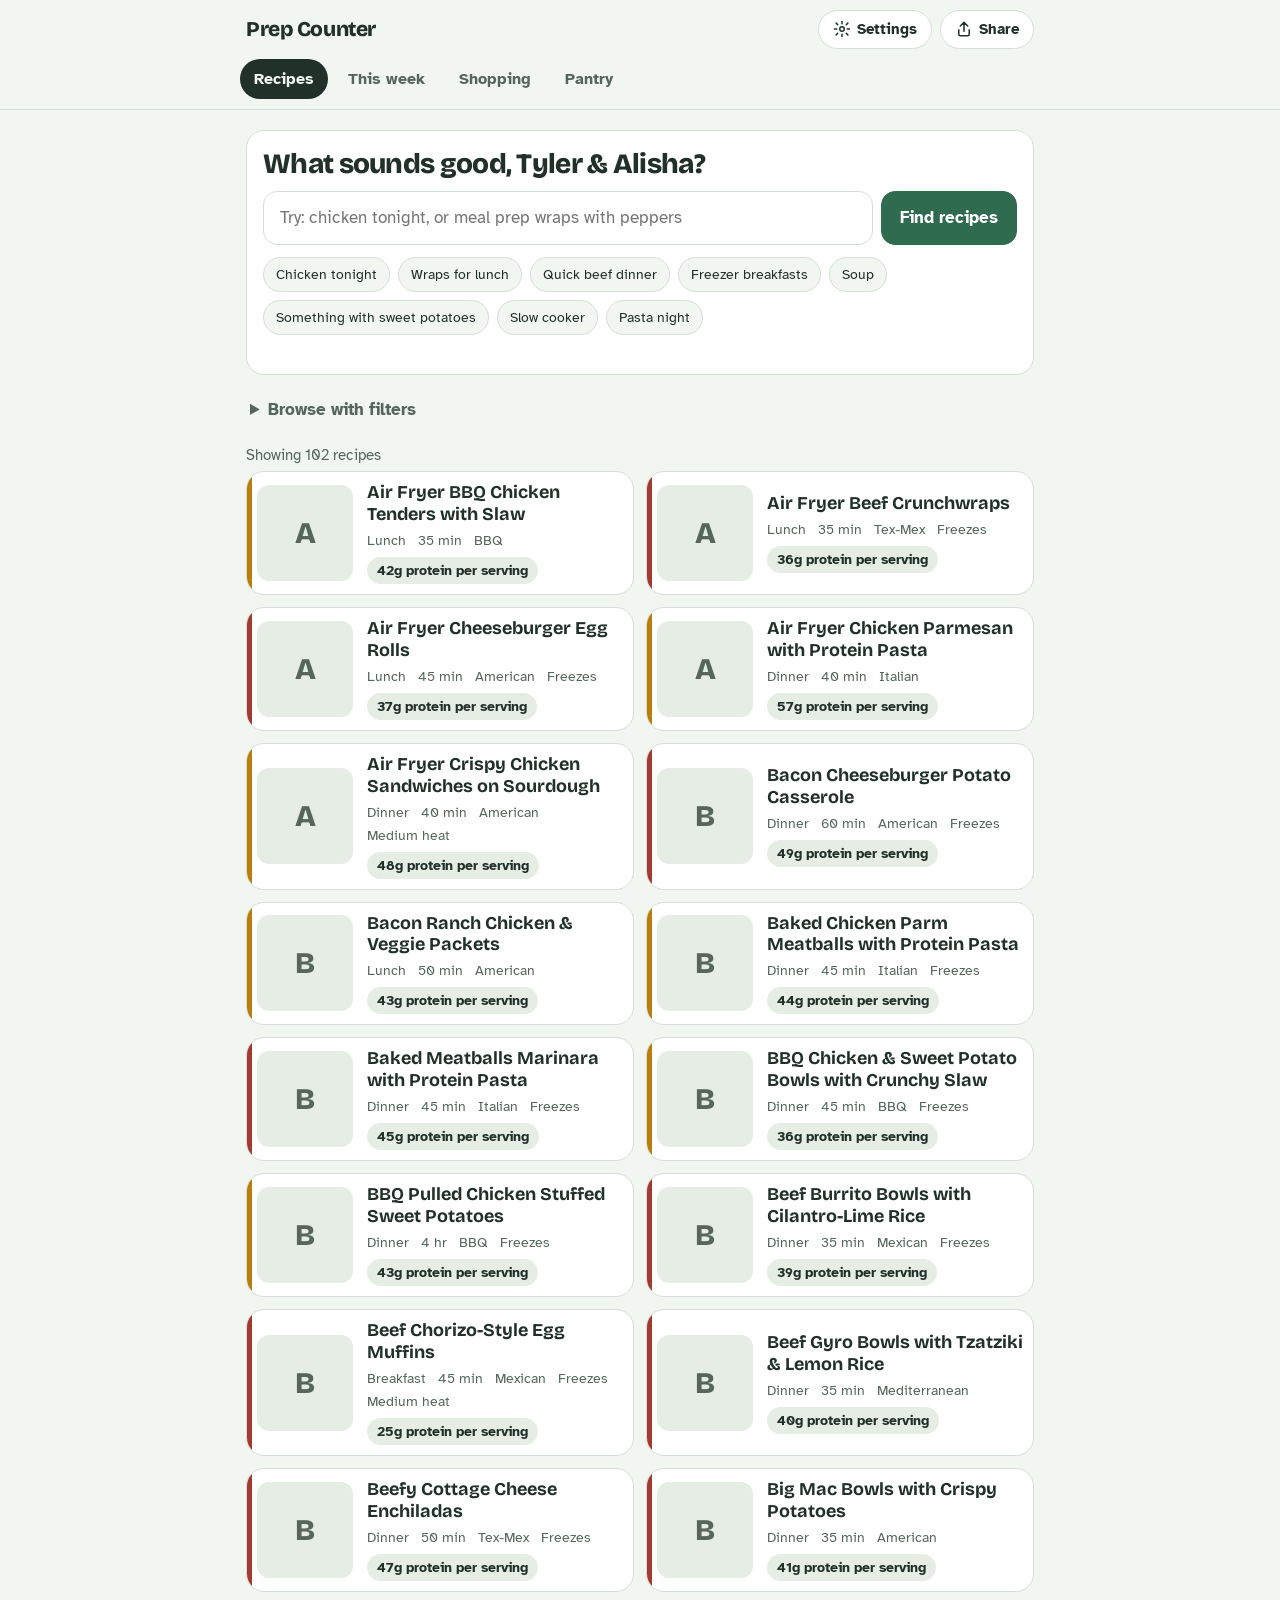
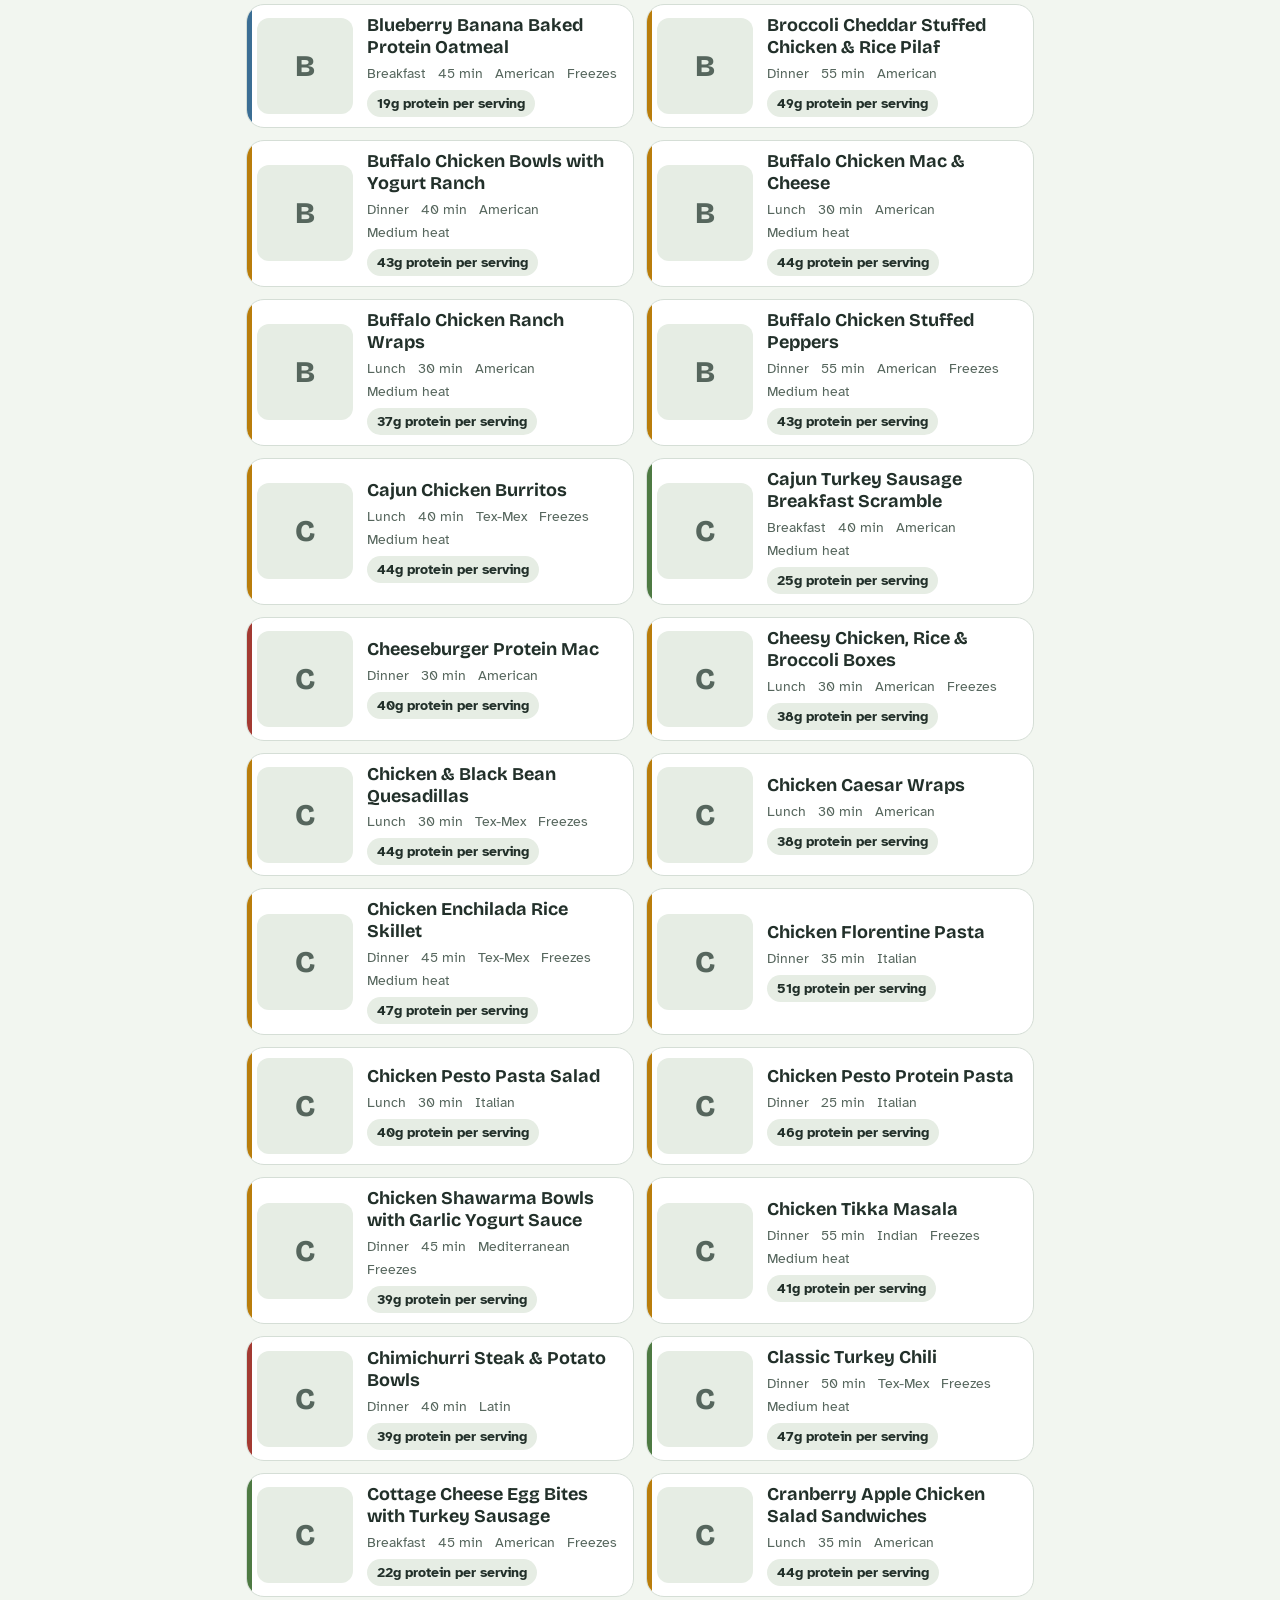
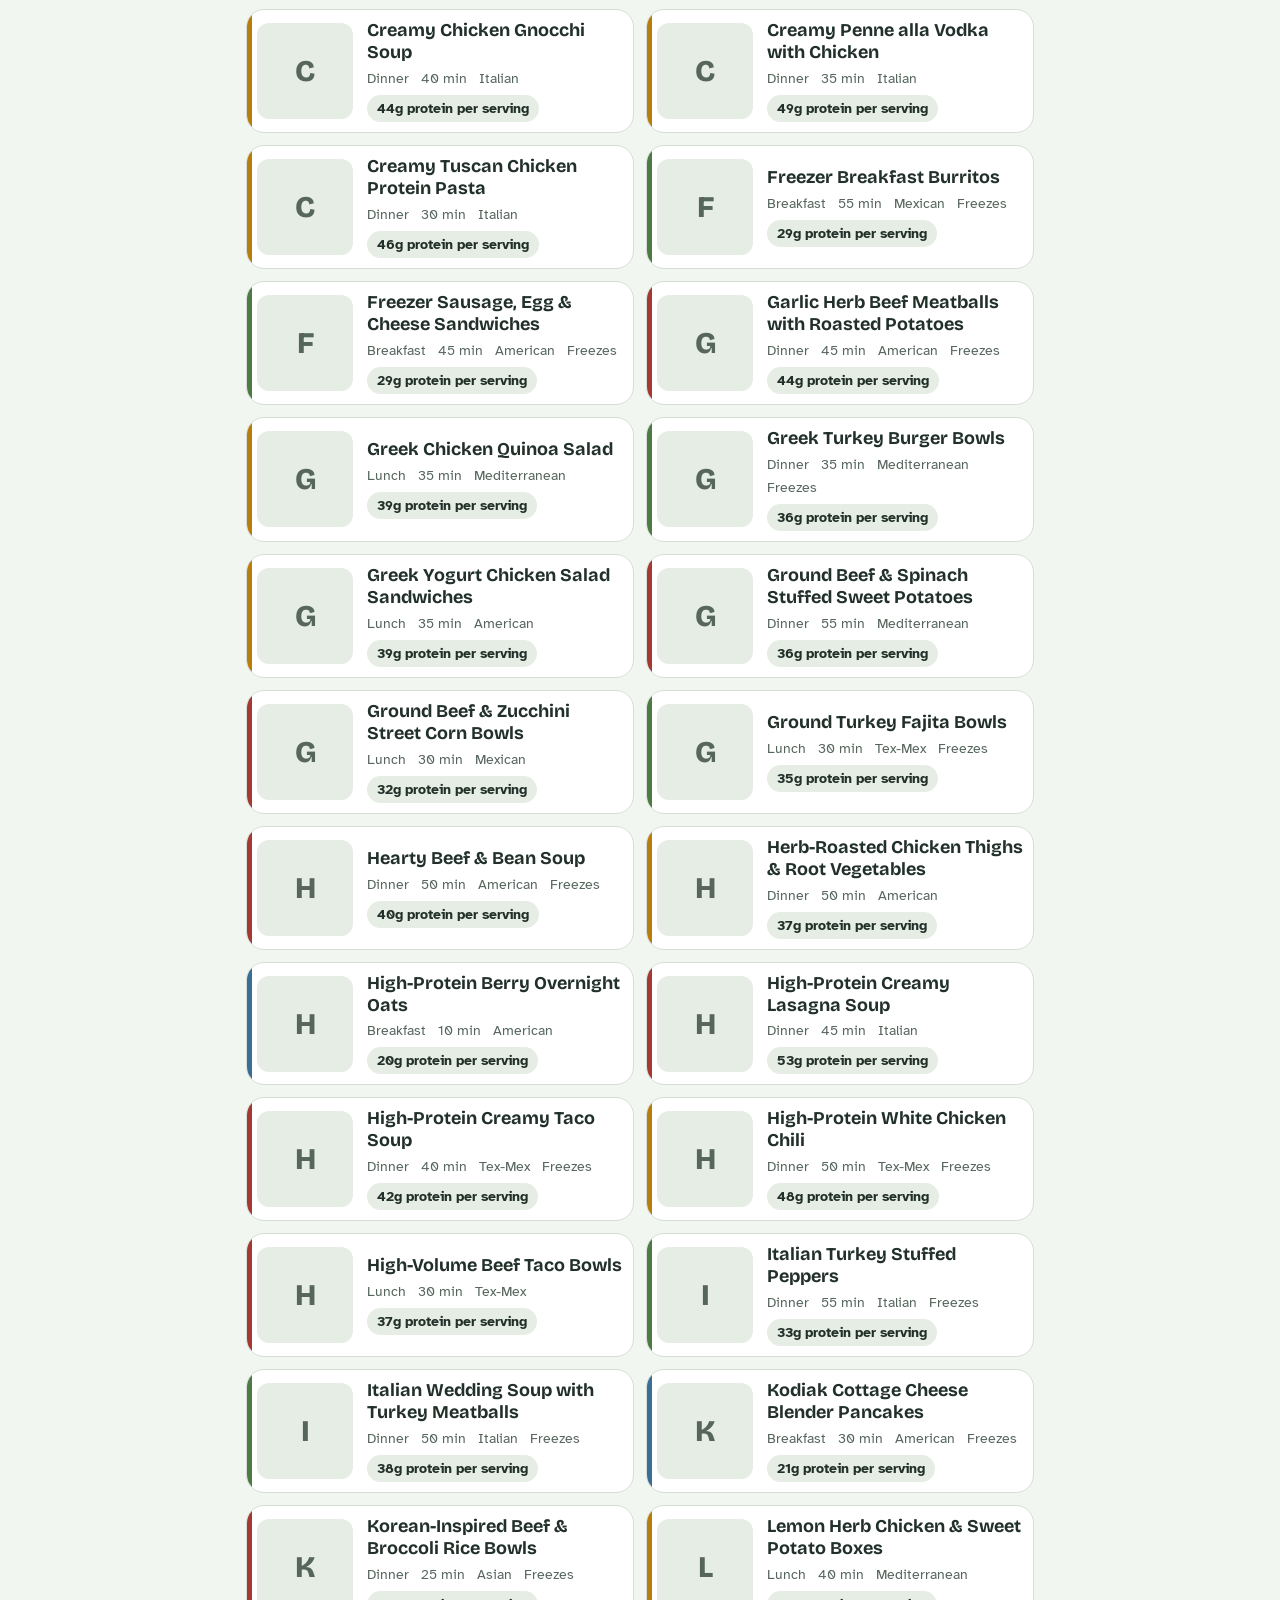
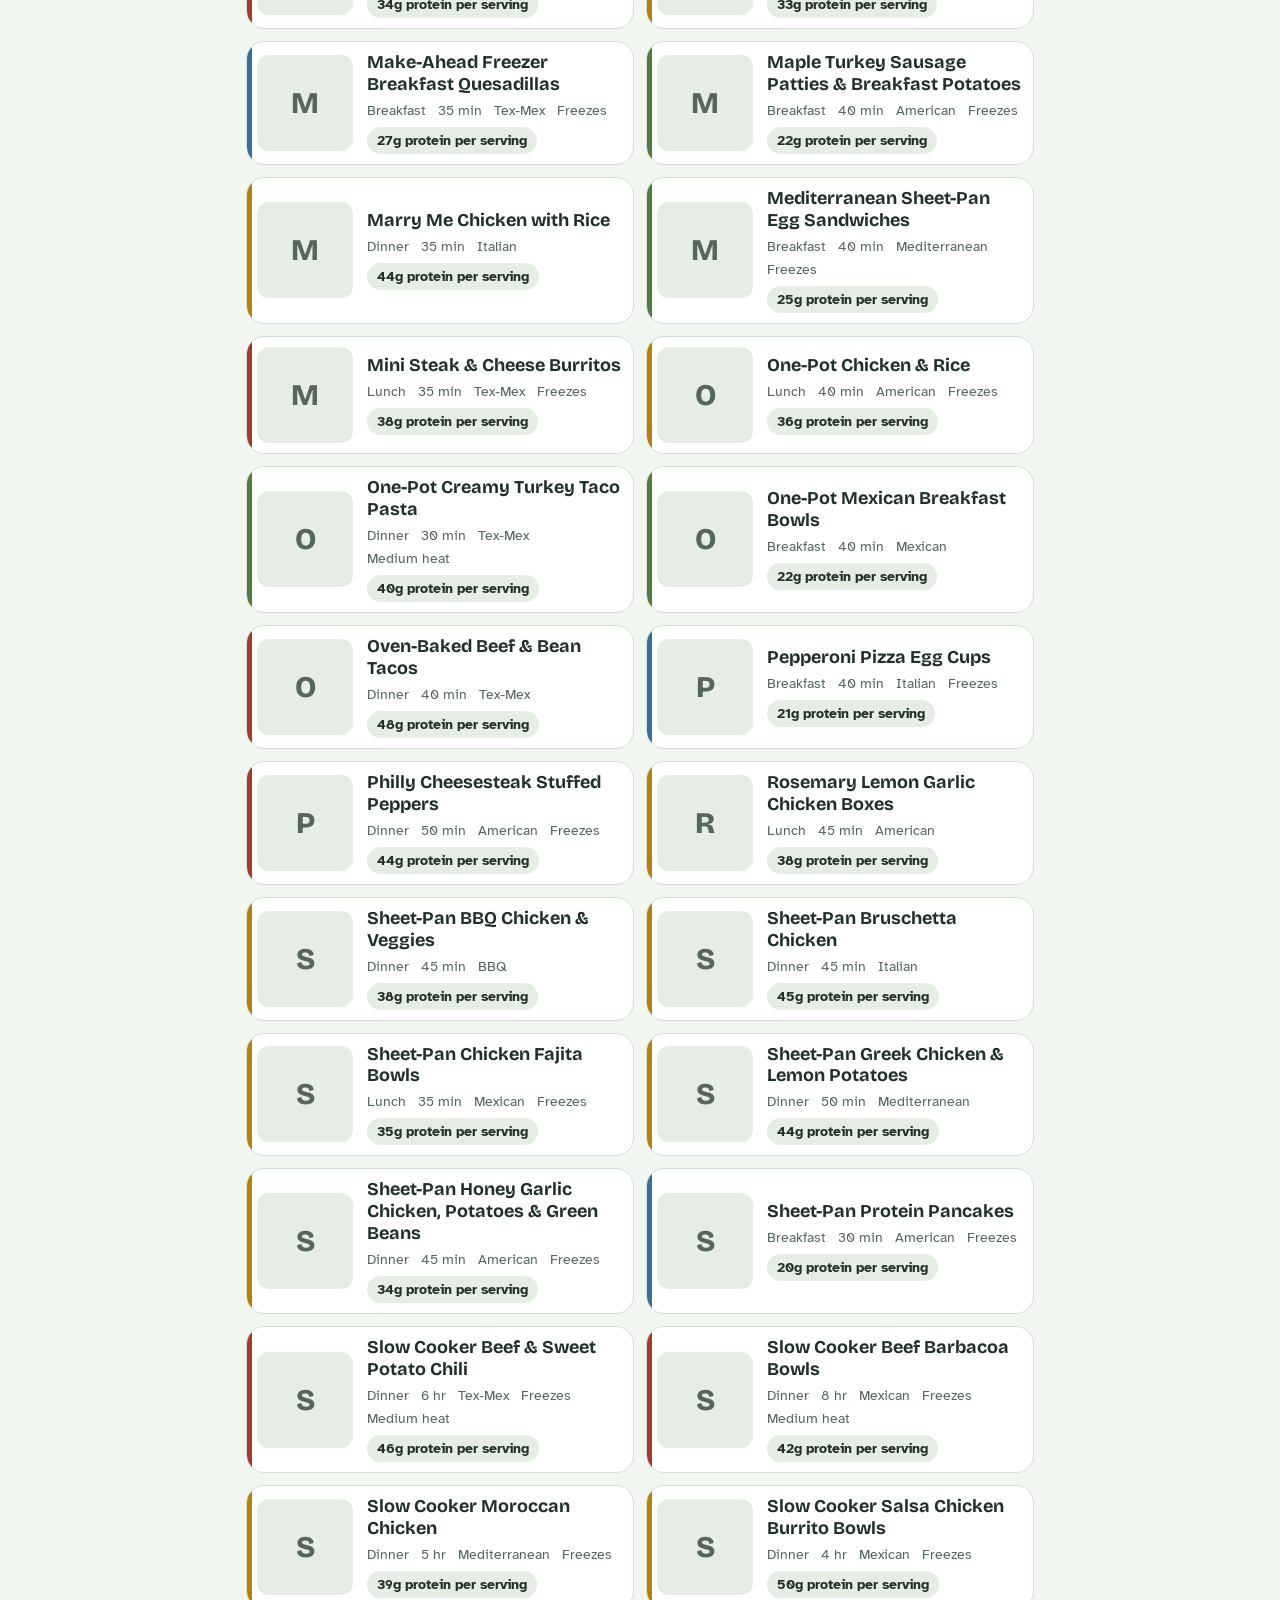
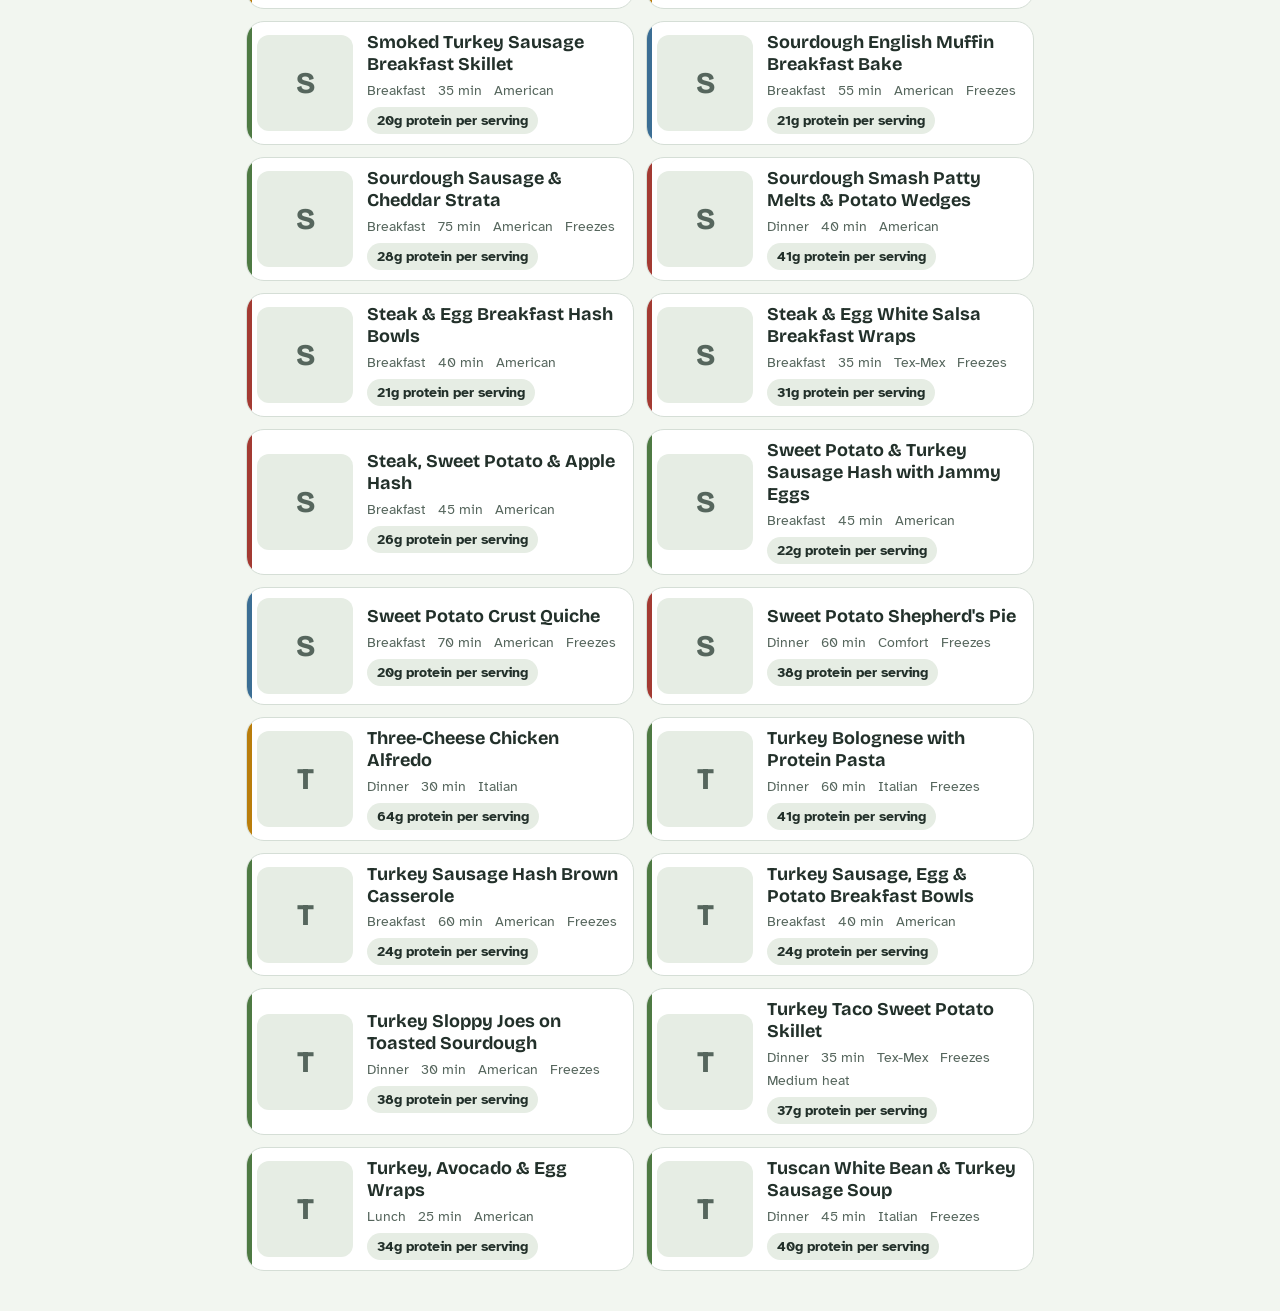
<file: index.html>
<!doctype html>
<html lang="en">
<head>
<meta charset="utf-8">
<meta name="viewport" content="width=device-width, initial-scale=1, viewport-fit=cover">
<title>Prep Counter</title>
<meta name="description" content="High-protein meal prep recipes, weekly plans and shopping lists for two.">
<meta name="theme-color" content="#F2F6F0" media="(prefers-color-scheme: light)">
<meta name="theme-color" content="#161D19" media="(prefers-color-scheme: dark)">
<link rel="manifest" href="manifest.webmanifest">
<link rel="icon" href="icon.svg" type="image/svg+xml">
<link rel="apple-touch-icon" href="icon-180.png">
<meta name="apple-mobile-web-app-capable" content="yes">
<meta property="og:title" content="Prep Counter">
<meta property="og:description" content="High-protein meal prep: 100+ recipes, weekly plans, and shopping lists.">
<link rel="preconnect" href="https://fonts.googleapis.com">
<link rel="preconnect" href="https://fonts.gstatic.com" crossorigin>
<link href="https://fonts.googleapis.com/css2?family=Atkinson+Hyperlegible:ital,wght@0,400;0,700;1,400&family=Bricolage+Grotesque:opsz,wght@12..96,500;12..96,700;12..96,800&display=swap" rel="stylesheet">
<link rel="stylesheet" href="styles.css">
</head>
<body>
<header class="top">
  <div class="top-row">
    <a class="brand" href="#recipes">Prep Counter</a>
    <span class="top-actions">
    <a class="share-btn" href="#more" data-tab="more" aria-label="Settings">
      <svg viewBox="0 0 24 24" aria-hidden="true"><circle cx="12" cy="12" r="3" fill="none" stroke="currentColor" stroke-width="2"/><path d="M12 2v3M12 19v3M4.2 4.2l2.1 2.1M17.7 17.7l2.1 2.1M2 12h3M19 12h3M4.2 19.8l2.1-2.1M17.7 6.3l2.1-2.1" fill="none" stroke="currentColor" stroke-width="2" stroke-linecap="round"/></svg>
      <span class="lbl">Settings</span>
    </a>
    <button class="share-btn" id="shareApp">
      <svg viewBox="0 0 24 24" aria-hidden="true"><path d="M12 3v12M7 8l5-5 5 5M5 13v6a2 2 0 0 0 2 2h10a2 2 0 0 0 2-2v-6" fill="none" stroke="currentColor" stroke-width="2" stroke-linecap="round" stroke-linejoin="round"/></svg>
      Share
    </button>
    </span>
  </div>
  <nav class="tabs" aria-label="Sections">
    <a href="#recipes" data-tab="recipes">Recipes</a>
    <a href="#week" data-tab="week">This week</a>
    <a href="#list" data-tab="list">Shopping</a>
    <a href="#pantry" data-tab="pantry">Pantry</a>
  </nav>
</header>

<main id="view" tabindex="-1"></main>

<div id="sheet" class="sheet" hidden>
  <div class="sheet-backdrop" data-close></div>
  <article class="sheet-panel" role="dialog" aria-modal="true" aria-labelledby="sheetTitle">
    <button class="sheet-close" data-close aria-label="Close">
      <svg viewBox="0 0 24 24" aria-hidden="true"><path d="M6 6l12 12M18 6L6 18" fill="none" stroke="currentColor" stroke-width="2.4" stroke-linecap="round"/></svg>
    </button>
    <div id="sheetBody"></div>
  </article>
</div>

<input type="file" id="photoInput" accept="image/*" hidden>
<div id="toast" class="toast" role="status" aria-live="polite"></div>

<script src="app.js"></script>
</body>
</html>
</file>
<file: styles.css>
:root {
  --paper: #F2F6F0;
  --card: #FFFFFF;
  --soft: #E6EDE4;
  --ink: #22302A;
  --ink-2: #56665D;
  --rule: #D5DED6;
  --beef: #A33A32;
  --chicken: #B97D0B;
  --turkey: #4E7A43;
  --dairy: #3B6E94;
  --accent: #2F6B4F;      /* friendly herb green for actions */
  --accent-ink: #FFFFFF;
  --good: #3F7D3A;
  --warn: #B26A00;
  --font-head: "Bricolage Grotesque", "Avenir Next", system-ui, sans-serif;
  --font-body: "Atkinson Hyperlegible", system-ui, sans-serif;
  --radius: 18px;
  color-scheme: light;
}
@media (prefers-color-scheme: dark) {
  :root:not([data-theme="light"]) {
    --paper: #161D19; --card: #1F2823; --soft: #26312B; --ink: #E6EDE8; --ink-2: #A9B8AF; --rule: #34423A;
    --beef: #E58074; --chicken: #E8B551; --turkey: #9DC58C; --dairy: #8FBCDD;
    --accent: #8FCBA9; --accent-ink: #12261B; --good: #9DC58C; --warn: #E8B551;
    color-scheme: dark;
  }
}
:root[data-theme="dark"] {
  --paper: #161D19; --card: #1F2823; --soft: #26312B; --ink: #E6EDE8; --ink-2: #A9B8AF; --rule: #34423A;
  --beef: #E58074; --chicken: #E8B551; --turkey: #9DC58C; --dairy: #8FBCDD;
  --accent: #8FCBA9; --accent-ink: #12261B; --good: #9DC58C; --warn: #E8B551;
  color-scheme: dark;
}

* { box-sizing: border-box; }
html { -webkit-text-size-adjust: 100%; }
body { margin: 0; background: var(--paper); color: var(--ink); font: 17px/1.5 var(--font-body); padding-bottom: calc(40px + env(safe-area-inset-bottom)); }
button, input, select, textarea { font: inherit; color: inherit; }
a { color: inherit; }
:focus-visible { outline: 3px solid var(--dairy); outline-offset: 2px; border-radius: 8px; }
svg { width: 20px; height: 20px; flex: none; }
img { display: block; max-width: 100%; }

/* ---------- Header + text navigation ---------- */
.top { position: sticky; top: 0; z-index: 20; background: color-mix(in srgb, var(--paper) 92%, transparent); backdrop-filter: blur(10px); -webkit-backdrop-filter: blur(10px); border-bottom: 1px solid var(--rule); padding-top: env(safe-area-inset-top); }
.top-row { display: flex; align-items: center; justify-content: space-between; max-width: 820px; margin: 0 auto; padding: 10px 16px 4px; }
.brand { font: 800 21px/1 var(--font-head); letter-spacing: -0.02em; text-decoration: none; }
.share-btn { display: inline-flex; align-items: center; gap: 6px; border: 1.5px solid var(--rule); background: var(--card); border-radius: 999px; padding: 7px 14px; font-weight: 700; font-size: 15px; cursor: pointer; }
.tabs { display: grid; grid-template-columns: repeat(4, auto); justify-content: space-between; gap: 2px; max-width: 820px; margin: 0 auto; padding: 6px 10px 10px; }
.tabs::-webkit-scrollbar { display: none; }
.tabs a { text-decoration: none; padding: 8px 10px; border-radius: 999px; font-weight: 700; font-size: 15px; color: var(--ink-2); text-align: center; white-space: nowrap; }
@media (min-width: 560px) { .tabs { justify-content: start; gap: 6px; } .tabs a { font-size: 16px; padding: 8px 14px; } }
.tabs a:hover { background: var(--soft); color: var(--ink); }
.tabs a[aria-current="page"] { background: var(--ink); color: var(--paper); }

main { max-width: 820px; margin: 0 auto; padding: 0 16px; outline: none; }
.hello { font: 800 32px/1.08 var(--font-head); letter-spacing: -0.025em; margin: 22px 0 6px; }
.lede { color: var(--ink-2); margin: 0 0 14px; max-width: 62ch; }
h3 { font: 700 21px/1.2 var(--font-head); margin: 28px 0 10px; letter-spacing: -0.01em; }
.small { font-size: 14px; }

/* ---------- Filters ---------- */
.search { width: 100%; padding: 13px 16px; border-radius: 14px; border: 1.5px solid var(--rule); background: var(--card); font-size: 17px; }
.search:focus { border-color: var(--accent); outline: none; }
.filters { background: var(--card); border: 1px solid var(--rule); border-radius: var(--radius); padding: 6px 14px 12px; margin: 12px 0; }
.fgroup { padding-top: 8px; }
.flabel { display: block; font-size: 14px; font-weight: 700; color: var(--ink-2); margin-bottom: 6px; }
.chips { display: flex; flex-wrap: wrap; gap: 8px; }
.chip { display: inline-flex; align-items: center; gap: 7px; padding: 7px 14px; border-radius: 999px; border: 1.5px solid var(--rule); background: var(--paper); cursor: pointer; font-size: 15px; }
.chip[aria-pressed="true"] { background: var(--ink); color: var(--paper); border-color: var(--ink); }
.chip .dot { box-shadow: 0 0 0 2px var(--card); }
.frow { display: flex; flex-wrap: wrap; gap: 10px; align-items: end; padding-top: 10px; }
.frow label { display: grid; gap: 4px; font-size: 14px; font-weight: 700; color: var(--ink-2); flex: 1 1 140px; }
select.inline { border: 1.5px solid var(--rule); background: var(--paper); border-radius: 12px; padding: 8px 10px; font-weight: 400; color: var(--ink); }
.legend { display: flex; flex-wrap: wrap; align-items: center; gap: 6px 16px; font-size: 14px; color: var(--ink-2); margin: 4px 0 2px; }
.legend span { display: inline-flex; align-items: center; gap: 6px; }
.count { font-size: 15px; color: var(--ink-2); margin: 12px 0 4px; }

.dot { width: 12px; height: 12px; border-radius: 50%; display: inline-block; background: var(--ink-2); flex: none; }
.dot.Beef { background: var(--beef); } .dot.Chicken { background: var(--chicken); }
.dot.Turkey { background: var(--turkey); } .dot.Dairy { background: var(--dairy); }

.btn { display: inline-flex; align-items: center; justify-content: center; gap: 8px; min-height: 46px; padding: 10px 18px; border-radius: 14px; cursor: pointer; border: 1.5px solid var(--accent); background: var(--accent); color: var(--accent-ink); font-weight: 700; text-decoration: none; }
.btn.ghost { background: var(--card); color: var(--ink); border-color: var(--rule); }
.btn.danger { background: transparent; color: var(--beef); border-color: color-mix(in srgb, var(--beef) 40%, transparent); }
.btn.small { min-height: 38px; padding: 6px 14px; font-size: 15px; border-radius: 12px; }
.btn-row { display: flex; flex-wrap: wrap; gap: 10px; margin: 14px 0; }

/* ---------- Recipe cards ---------- */
.recipe-list { list-style: none; margin: 4px 0 0; padding: 0; display: grid; gap: 12px; }
@media (min-width: 720px) { .recipe-list { grid-template-columns: 1fr 1fr; } }
.card { display: grid; grid-template-columns: 96px 1fr; gap: 14px; align-items: center; background: var(--card); border: 1px solid var(--rule); border-radius: var(--radius); padding: 10px; cursor: pointer; position: relative; overflow: hidden; }
.card::before { content: ""; position: absolute; left: 0; top: 0; bottom: 0; width: 5px; background: var(--ink-2); }
.card.Beef::before { background: var(--beef); } .card.Chicken::before { background: var(--chicken); }
.card.Turkey::before { background: var(--turkey); } .card.Dairy::before { background: var(--dairy); }
.card:hover { border-color: var(--ink-2); }
.ph { position: relative; border-radius: 12px; overflow: hidden; background: var(--soft); aspect-ratio: 1; display: grid; place-items: center; }
.ph img { width: 100%; height: 100%; object-fit: cover; }
.ph .ph-fallback { font: 800 30px var(--font-head); color: var(--ink-2); }
.card .ph { width: 96px; }
.c-title { font: 700 18px/1.22 var(--font-head); margin: 0 0 4px; }
.c-meta { font-size: 14px; color: var(--ink-2); display: flex; flex-wrap: wrap; gap: 2px 12px; }
.c-protein { display: inline-block; margin-top: 6px; font-size: 14px; font-weight: 700; background: var(--soft); border-radius: 999px; padding: 3px 10px; }
.stars-inline { color: var(--chicken); }
.empty { padding: 30px 0; color: var(--ink-2); }

/* ---------- Recipe sheet ---------- */
.sheet { position: fixed; inset: 0; z-index: 40; }
.sheet-backdrop { position: absolute; inset: 0; background: rgb(12 18 14 / .5); }
.sheet-panel { position: absolute; inset: auto 0 0 0; max-height: 95dvh; overflow-y: auto; background: var(--card); border-radius: 24px 24px 0 0; max-width: 820px; margin: 0 auto; overscroll-behavior: contain; animation: rise .28s cubic-bezier(.2,.8,.2,1); padding-bottom: calc(30px + env(safe-area-inset-bottom)); }
@keyframes rise { from { transform: translateY(40px); opacity: 0; } }
@media (prefers-reduced-motion: reduce) { .sheet-panel { animation: none; } }
.sheet-close { position: sticky; top: 12px; float: right; margin: 12px 12px -56px 0; z-index: 2; width: 44px; height: 44px; border-radius: 50%; border: 0; background: color-mix(in srgb, var(--card) 88%, transparent); box-shadow: 0 1px 6px rgb(0 0 0 / .18); cursor: pointer; display: grid; place-items: center; }
.hero { position: relative; }
.hero .ph { aspect-ratio: 16 / 10; border-radius: 0; }
.hero .ph .ph-fallback { font-size: 64px; }
.photo-actions { position: absolute; left: 14px; bottom: 12px; display: flex; gap: 8px; flex-wrap: wrap; }
.photo-actions button { border: 0; border-radius: 999px; padding: 7px 13px; font-size: 14px; font-weight: 700; background: rgb(255 255 255 / .92); color: #22302A; cursor: pointer; }
.photo-credit { position: absolute; right: 12px; bottom: 12px; font-size: 12px; color: #fff; background: rgb(0 0 0 / .45); padding: 3px 8px; border-radius: 999px; }
.sheet-inner { padding: 18px 20px 0; }
.d-kicker { display: flex; align-items: center; gap: 8px; font-size: 15px; color: var(--ink-2); }
.d-title { font: 800 30px/1.08 var(--font-head); letter-spacing: -0.025em; margin: 6px 0 14px; }

/* Per-serving nutrition ticket: the signature element */
.ticket { position: relative; border: 2px solid var(--ink); border-radius: 6px; padding: 14px 16px 12px; background: var(--card); }
.ticket::before, .ticket::after { content: ""; position: absolute; top: 46%; width: 16px; height: 16px; margin-top: -8px; border-radius: 50%; background: var(--card); border: 2px solid var(--ink); }
.ticket::before { left: -10px; clip-path: inset(0 0 0 50%); }
.ticket::after { right: -10px; clip-path: inset(0 50% 0 0); }
.t-head { display: flex; justify-content: space-between; align-items: baseline; gap: 10px; flex-wrap: wrap; }
.t-head b { font: 800 18px var(--font-head); }
.t-head span { font-size: 14px; color: var(--ink-2); }
.t-macros { display: grid; grid-template-columns: 1.3fr 1fr 1fr 1fr; gap: 6px; margin: 10px 0 12px; font-variant-numeric: tabular-nums; }
.t-macros div { display: grid; }
.t-macros strong { font: 800 30px/1 var(--font-head); letter-spacing: -0.03em; }
.t-macros .big strong { font-size: 44px; color: var(--accent); }
.t-macros small { font-size: 13px; color: var(--ink-2); margin-top: 3px; }
.who { border-top: 1.5px dashed var(--ink-2); padding-top: 10px; display: grid; gap: 8px; }
.who-row { display: grid; grid-template-columns: 76px 1fr; gap: 2px 12px; align-items: baseline; }
.who-row b { font-size: 16px; }
.who-row .amt { font-weight: 700; }
.who-row .tot { grid-column: 2; font-size: 14px; color: var(--ink-2); }
@media (max-width: 380px) { .t-macros strong { font-size: 24px; } .t-macros .big strong { font-size: 36px; } }

.d-blurb { margin: 16px 0 10px; max-width: 62ch; }
.facts { display: flex; flex-wrap: wrap; gap: 8px; margin: 8px 0; }
.fact { font-size: 14px; background: var(--soft); border-radius: 999px; padding: 5px 12px; }
.ing-list, .step-list { padding: 0; margin: 0; }
.ing-list { list-style: none; }
.ing-list li { display: flex; justify-content: space-between; gap: 12px; padding: 10px 0; border-bottom: 1px solid var(--rule); }
.ing-list .qty { font-weight: 700; white-space: nowrap; }
.ing-list .note { color: var(--ink-2); font-size: 14px; }
.ing-list .tag { font-size: 12px; padding: 2px 9px; border-radius: 999px; background: var(--soft); color: var(--ink-2); white-space: nowrap; align-self: center; }
.step-list { counter-reset: step; list-style: none; }
.step-list li { position: relative; padding: 0 0 16px 46px; max-width: 64ch; }
.step-list li::before { counter-increment: step; content: counter(step); position: absolute; left: 0; top: -3px; width: 32px; height: 32px; border-radius: 50%; background: var(--soft); display: grid; place-items: center; font: 800 15px/1 var(--font-head); }
.callout { padding: 12px 16px; background: var(--soft); border-radius: 14px; margin: 10px 0; }
.callout p { margin: 4px 0; }
.rate-row { display: flex; align-items: center; justify-content: space-between; padding: 6px 0; }
.stars { display: flex; gap: 2px; }
.star { border: 0; background: none; padding: 4px; cursor: pointer; color: var(--rule); font-size: 30px; line-height: 1; }
.star.on { color: var(--chicken); }
textarea { width: 100%; min-height: 70px; padding: 10px 12px; border-radius: 12px; border: 1.5px solid var(--rule); background: var(--paper); }
.weigh { display: flex; gap: 10px; align-items: center; flex-wrap: wrap; }
.weigh input { width: 120px; padding: 9px 10px; border-radius: 12px; border: 1.5px solid var(--rule); background: var(--paper); }
.source { font-size: 15px; color: var(--ink-2); }

/* ---------- Week ---------- */
.panel { background: var(--card); border: 1px solid var(--rule); border-radius: var(--radius); padding: 14px 16px; margin: 14px 0; }
.panel h4 { font: 800 19px/1.2 var(--font-head); margin: 0 0 2px; }
.panel .sub { color: var(--ink-2); font-size: 14px; margin: 0 0 8px; }
.panel ul { margin: 6px 0 0; padding-left: 20px; }
.panel li { margin: 5px 0; }
.nights { display: flex; gap: 6px; margin: 4px 0 12px; }
.night { flex: 1; min-height: 42px; border-radius: 12px; border: 1.5px solid var(--rule); background: var(--card); cursor: pointer; font-weight: 700; font-size: 14px; }
.night[aria-pressed="true"] { background: var(--ink); color: var(--paper); border-color: var(--ink); }
.linkish { border: 0; background: none; padding: 0; font-weight: 700; text-align: left; cursor: pointer; text-decoration: underline; text-decoration-color: var(--rule); text-underline-offset: 3px; }
.batch { display: grid; grid-template-columns: 56px 1fr; gap: 6px 12px; align-items: center; padding: 10px 0; border-bottom: 1px solid var(--rule); }
.batch:last-child { border-bottom: 0; }
.batch .ph { width: 52px; border-radius: 10px; }
.batch .ph .ph-fallback { font-size: 18px; }
.batch-label { font-size: 13px; color: var(--ink-2); }
.batch-name { display: block; font-weight: 700; line-height: 1.3; }
.slot-actions { grid-column: 2; display: flex; gap: 6px; }
.tool { display: inline-flex; align-items: center; gap: 5px; border: 1.5px solid var(--rule); background: var(--card); border-radius: 10px; padding: 6px 10px; font-size: 13px; font-weight: 700; cursor: pointer; }
.tool[aria-pressed="true"] { border-color: var(--chicken); color: var(--chicken); }
.tool svg { width: 16px; height: 16px; }
.day { padding: 12px 0; border-bottom: 1px solid var(--rule); }
.day:last-child { border-bottom: 0; }
.day-name { font: 800 18px/1.2 var(--font-head); margin-bottom: 4px; }
.day-line { display: grid; grid-template-columns: 82px 1fr; gap: 8px; font-size: 15px; padding: 2px 0; }
.day-line .k { color: var(--ink-2); }
.day-protein { font-size: 13px; color: var(--ink-2); margin-top: 4px; }
.meter { display: grid; gap: 12px; }
.meter-row { display: grid; grid-template-columns: 1fr auto; gap: 4px 10px; align-items: baseline; }
.meter-bar { grid-column: 1 / -1; height: 10px; border-radius: 5px; background: var(--soft); overflow: hidden; }
.meter-bar span { display: block; height: 100%; background: var(--good); border-radius: 5px; }
.meter-bar span.low { background: var(--warn); }

/* ---------- Shopping list ---------- */
.seg { display: flex; border: 1.5px solid var(--rule); border-radius: 14px; padding: 3px; gap: 3px; margin: 10px 0 12px; background: var(--card); }
.seg button { flex: 1; border: 0; background: transparent; padding: 9px 6px; border-radius: 11px; cursor: pointer; font-weight: 700; font-size: 15px; color: var(--ink-2); }
.seg button[aria-pressed="true"] { background: var(--ink); color: var(--paper); }
.aisle { margin: 22px 0 4px; font: 700 18px/1.2 var(--font-head); }
.check-list { list-style: none; padding: 0 14px; margin: 0; background: var(--card); border: 1px solid var(--rule); border-radius: var(--radius); }
.check-list li { border-bottom: 1px solid var(--rule); }
.check-list li:last-child { border-bottom: 0; }
.check-list label { display: grid; grid-template-columns: 26px 1fr auto; gap: 12px; align-items: start; padding: 11px 0; cursor: pointer; }
.check-list input { width: 22px; height: 22px; margin: 2px 0 0; accent-color: var(--accent); }
.check-list .what { line-height: 1.35; }
.check-list .why { display: block; font-size: 13px; color: var(--ink-2); }
.check-list .price { font-size: 14px; color: var(--ink-2); font-variant-numeric: tabular-nums; }
.check-list input:checked + .what { text-decoration: line-through; color: var(--ink-2); }
.totals { display: flex; justify-content: space-between; align-items: baseline; padding: 6px 2px; font-size: 15px; color: var(--ink-2); }
.totals b { font: 800 30px/1 var(--font-head); color: var(--ink); }

/* ---------- Pantry ---------- */
.stock-grid { display: grid; grid-template-columns: 1fr 1fr; gap: 10px; }
.stock { border: 1px solid var(--rule); border-radius: 14px; padding: 10px 12px; background: var(--card); min-width: 0; }
.stock-name { font-size: 14px; color: var(--ink-2); }
.stock-ctl { display: flex; align-items: center; gap: 4px; margin-top: 4px; }
.stock-ctl input { flex: 1; min-width: 0; width: 100%; text-align: center; font: 800 22px var(--font-head); border: 0; background: transparent; }
.stock-ctl button { flex: none; width: 34px; height: 34px; border-radius: 10px; border: 1.5px solid var(--rule); background: var(--paper); cursor: pointer; font-size: 18px; }
.pantry-box { background: var(--card); border: 1px solid var(--rule); border-radius: var(--radius); padding: 0 14px; }
.pantry-row { display: flex; align-items: center; justify-content: space-between; gap: 10px; padding: 9px 0; border-bottom: 1px solid var(--rule); }
.pantry-row:last-child { border-bottom: 0; }
.tri { display: flex; border: 1.5px solid var(--rule); border-radius: 10px; overflow: hidden; flex: none; }
.tri button { border: 0; background: transparent; padding: 6px 9px; font-size: 13px; cursor: pointer; color: var(--ink-2); }
.tri button[aria-pressed="true"] { background: var(--ink); color: var(--paper); font-weight: 700; }

/* ---------- Settings ---------- */
.field { display: grid; gap: 4px; margin: 6px 0; font-size: 14px; font-weight: 700; color: var(--ink-2); }
.field input { padding: 10px 12px; border-radius: 12px; border: 1.5px solid var(--rule); background: var(--card); font-weight: 400; color: var(--ink); }
.two { display: grid; grid-template-columns: repeat(2, minmax(0, 1fr)); gap: 0 12px; }
.field input { min-width: 0; width: 100%; box-sizing: border-box; }
.tips li { margin: 6px 0; }

.toast { position: fixed; left: 50%; bottom: calc(20px + env(safe-area-inset-bottom)); transform: translate(-50%, 20px); opacity: 0; pointer-events: none; z-index: 60; background: var(--ink); color: var(--paper); padding: 10px 16px; border-radius: 14px; font-weight: 700; transition: opacity .2s, transform .2s; max-width: calc(100vw - 32px); }
.toast.show { opacity: 1; transform: translate(-50%, 0); }
.sr-only { position: absolute; width: 1px; height: 1px; overflow: hidden; clip: rect(0 0 0 0); }

/* ---------- Ask box ("What sounds good?") ---------- */
.top-actions { display: inline-flex; gap: 8px; }
.top-actions .share-btn { text-decoration: none; color: var(--ink); }
.top-actions .share-btn svg { width: 18px; height: 18px; }
.top-actions .share-btn[aria-current="page"] { background: var(--ink); color: var(--paper); border-color: var(--ink); }
.ask { background: var(--card); border: 1px solid var(--rule); border-radius: var(--radius); padding: 18px 16px 14px; margin: 20px 0 12px; }
.ask-label { display: block; font: 800 28px/1.1 var(--font-head); letter-spacing: -0.025em; margin-bottom: 12px; }
.ask-row { display: flex; gap: 8px; flex-wrap: wrap; }
.ask-input { flex: 1 1 240px; width: auto; }
.ask-go { flex: 0 0 auto; }
.ask-ideas { margin-top: 12px; }
.ask-ideas .chip { font-size: 14px; padding: 6px 12px; }
.ask-read { margin: 10px 0 0; color: var(--ink-2); font-size: 15px; min-height: 1em; }
.more-filters { margin: 0 0 8px; }
.more-filters > summary { cursor: pointer; font-weight: 700; color: var(--ink-2); padding: 10px 4px; list-style-position: inside; }
.more-filters[open] > summary { color: var(--ink); }
.more-filters .filters { margin-top: 4px; }
@media (max-width: 380px) { .top-actions .share-btn { padding: 7px 10px; } .top-actions .share-btn .lbl { display: none; } }
.count { scroll-margin-top: 140px; }

/* ---------- Store prices ---------- */
.store-plan { background: var(--card); border: 1px solid var(--rule); border-radius: var(--radius); padding: 12px 16px; margin: 10px 0; }
.store-plan p { margin: 4px 0; }
.sp-title { font: 700 18px/1.2 var(--font-head); }
.sp-note { color: var(--ink-2); font-size: 14px; }
.seg-sm button { font-size: 14px; padding: 7px 6px; }
.where { display: block; font-size: 14px; color: var(--ink); margin-top: 2px; }
.sale { background: var(--warn); color: var(--card); border-radius: 6px; padding: 0 6px; font-size: 12px; font-weight: 700; }
.aisle-sum { color: var(--ink-2); font: 400 15px var(--font-body); margin-left: 6px; }
.deals { background: var(--card); border: 1px solid var(--rule); border-radius: var(--radius); padding: 10px 16px; margin: 10px 0; }
.deals summary { cursor: pointer; font-weight: 700; }
.deals ul { margin: 8px 0 0; padding-left: 18px; }
.deals li { margin: 6px 0; }
.deal-t { color: var(--ink-2); }
</file>
